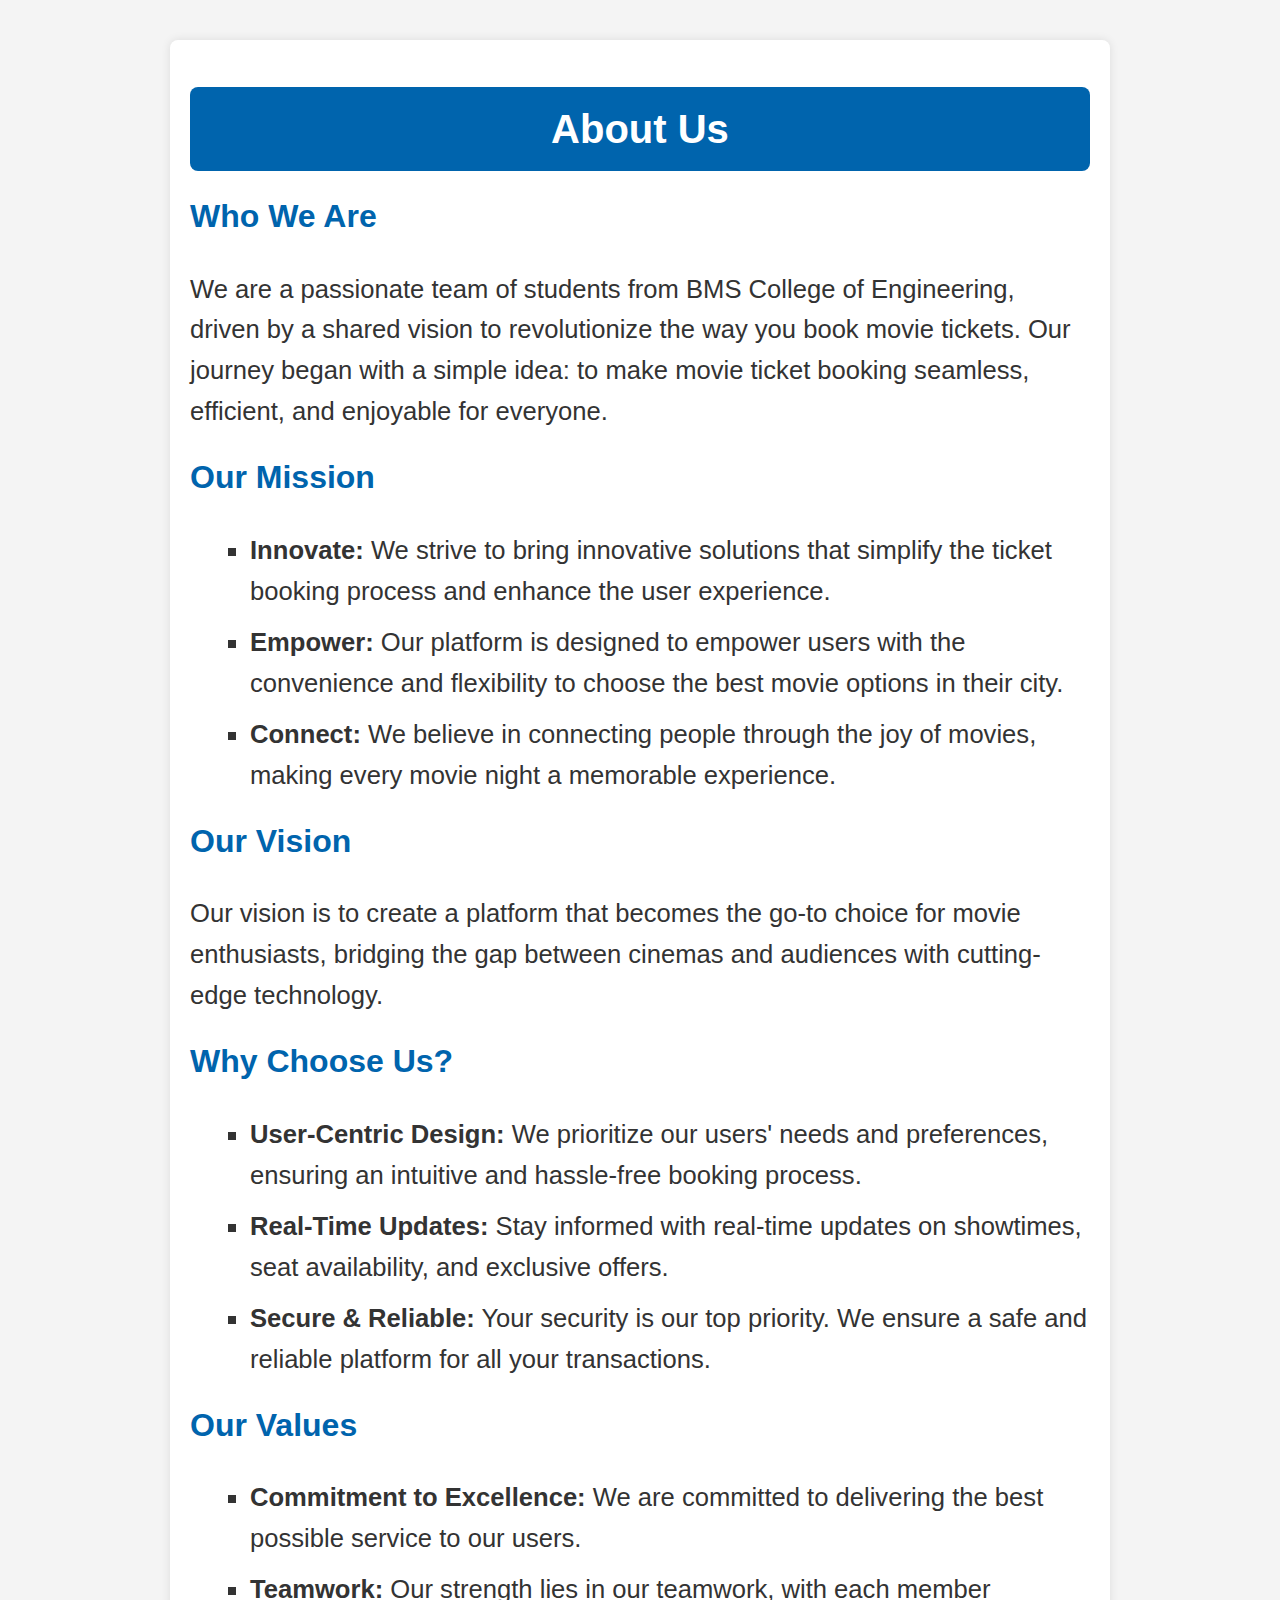
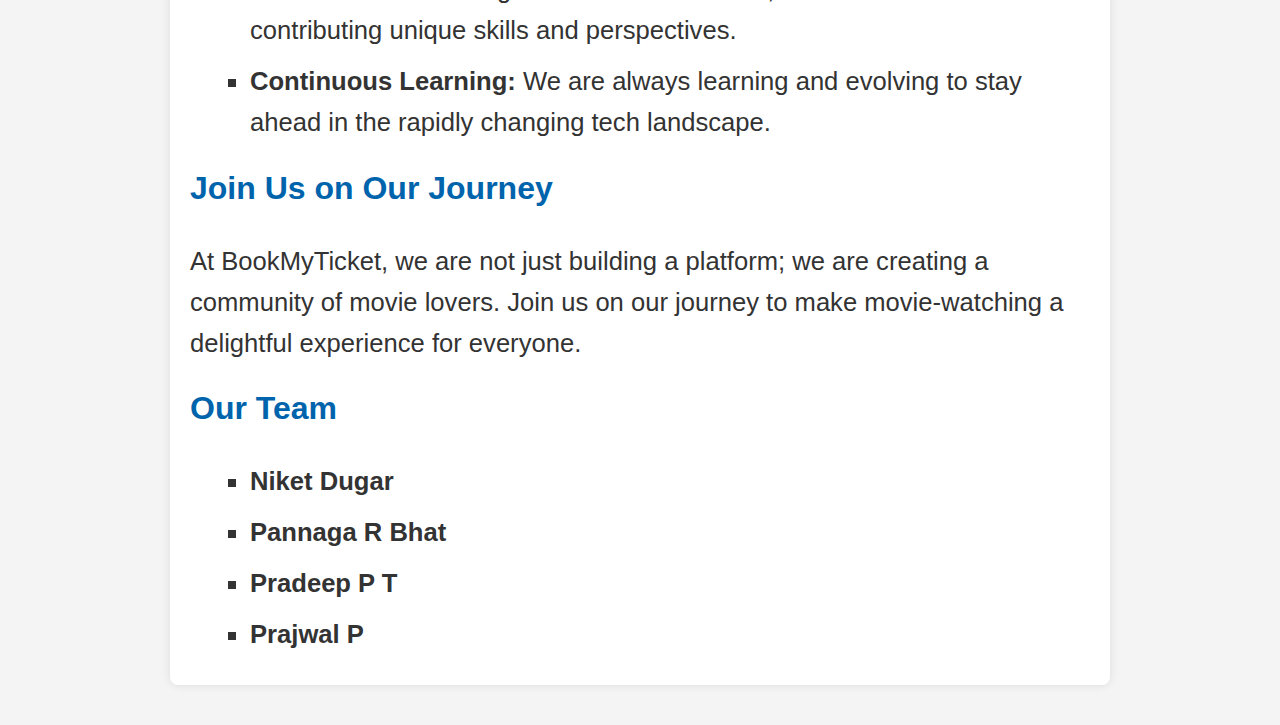
<file: BookMyTicket/pages/home/about.html>
<!DOCTYPE html>
<html lang="en">

<head>
    <meta charset="UTF-8">
    <meta name="viewport" content="width=device-width, initial-scale=1.0">
    <title>About Us - BookMyTicket Team</title>
    <link rel="stylesheet" href="about.css">
</head>

<body>

    <section class="about-us">
        <div class="heading">
            <h1>About Us</h1>
        </div>
        <div class="content">
            <h2>Who We Are</h2>
            <p>We are a passionate team of students from BMS College of Engineering, driven by a shared vision to revolutionize the way you book movie tickets. Our journey began with a simple idea: to make movie ticket booking seamless, efficient, and enjoyable for everyone.</p>

            <h2>Our Mission</h2>
            <ul>
                <li><strong>Innovate:</strong> We strive to bring innovative solutions that simplify the ticket booking process and enhance the user experience.</li>
                <li><strong>Empower:</strong> Our platform is designed to empower users with the convenience and flexibility to choose the best movie options in their city.</li>
                <li><strong>Connect:</strong> We believe in connecting people through the joy of movies, making every movie night a memorable experience.</li>
            </ul>

            <h2>Our Vision</h2>
            <p>Our vision is to create a platform that becomes the go-to choice for movie enthusiasts, bridging the gap between cinemas and audiences with cutting-edge technology.</p>

            <h2>Why Choose Us?</h2>
            <ul>
                <li><strong>User-Centric Design:</strong> We prioritize our users' needs and preferences, ensuring an intuitive and hassle-free booking process.</li>
                <li><strong>Real-Time Updates:</strong> Stay informed with real-time updates on showtimes, seat availability, and exclusive offers.</li>
                <li><strong>Secure & Reliable:</strong> Your security is our top priority. We ensure a safe and reliable platform for all your transactions.</li>
            </ul>

            <h2>Our Values</h2>
            <ul>
                <li><strong>Commitment to Excellence:</strong> We are committed to delivering the best possible service to our users.</li>
                <li><strong>Teamwork:</strong> Our strength lies in our teamwork, with each member contributing unique skills and perspectives.</li>
                <li><strong>Continuous Learning:</strong> We are always learning and evolving to stay ahead in the rapidly changing tech landscape.</li>
            </ul>

            <h2>Join Us on Our Journey</h2>
            <p>At BookMyTicket, we are not just building a platform; we are creating a community of movie lovers. Join us on our journey to make movie-watching a delightful experience for everyone.</p>

            <h2>Our Team</h2>
            <ul>
                <li><strong>Niket Dugar</strong></li>
                <li><strong>Pannaga R Bhat</strong></li>
                <li><strong>Pradeep P T</strong></li>
                <li><strong>Prajwal P</strong></li>
            </ul>
            
        </div>
    <!-- <button id="back"> Go Back </button> -->
    </section>

    <!-- <script>
        document.getElementById("back").addEventListener("click", ()=>{
            window.location.href = "home.html";
        });
    </script> -->
        
</body>

</html>
</file>
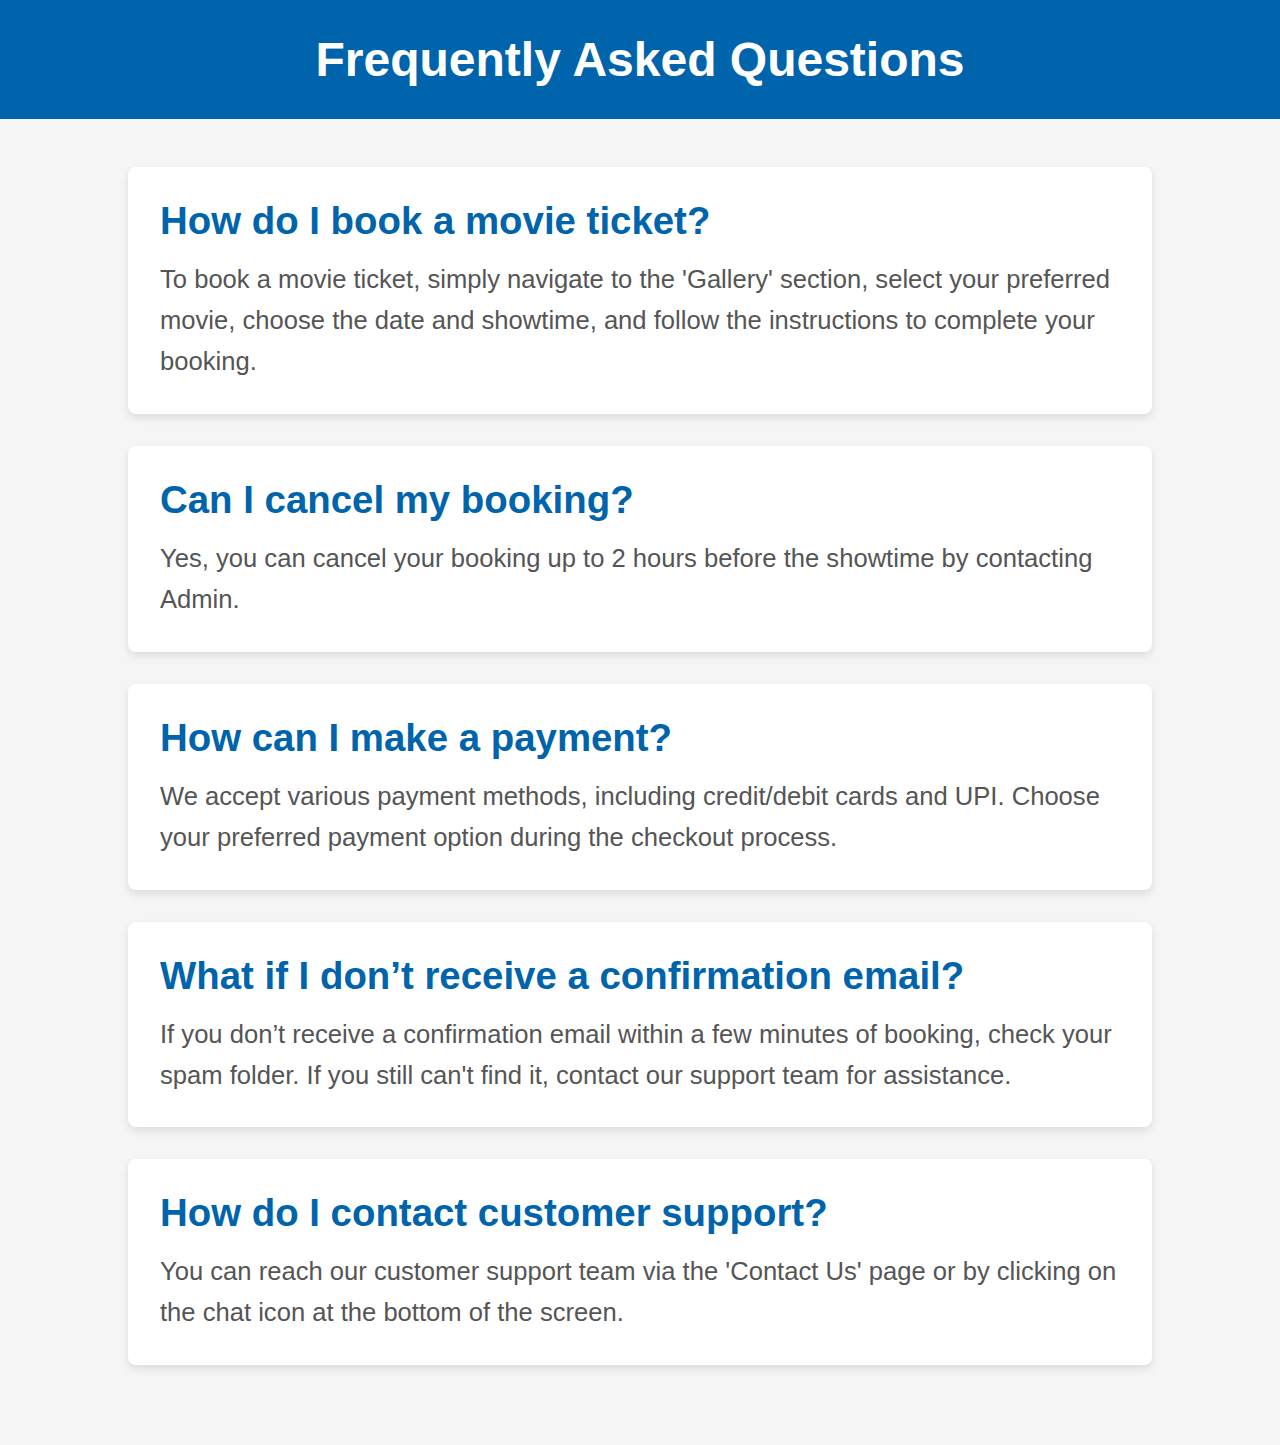
<file: BookMyTicket/pages/home/faq.html>
<!DOCTYPE html>
<html lang="en">
<head>
    <meta charset="UTF-8">
    <meta name="viewport" content="width=device-width, initial-scale=1.0">
    <title>FAQs - BookMyTicket</title>
    <link rel="stylesheet" href="faq.css">
</head>
<body>
    <header>
        <h1 class="faq-heading">Frequently Asked Questions</h1>
    </header>
    <section class="faq-section">
        <div class="faq-container">
            <div class="faq-item">
                <h2>How do I book a movie ticket?</h2>
                <p>To book a movie ticket, simply navigate to the 'Gallery' section, select your preferred movie, choose the date and showtime, and follow the instructions to complete your booking.</p>
            </div>
            <div class="faq-item">
                <h2>Can I cancel my booking?</h2>
                <p>Yes, you can cancel your booking up to 2 hours before the showtime by contacting Admin.</p>
            </div>
            <div class="faq-item">
                <h2>How can I make a payment?</h2>
                <p>We accept various payment methods, including credit/debit cards and UPI. Choose your preferred payment option during the checkout process.</p>
            </div>
            <div class="faq-item">
                <h2>What if I don’t receive a confirmation email?</h2>
                <p>If you don’t receive a confirmation email within a few minutes of booking, check your spam folder. If you still can't find it, contact our support team for assistance.</p>
            </div>
            <div class="faq-item">
                <h2>How do I contact customer support?</h2>
                <p>You can reach our customer support team via the 'Contact Us' page or by clicking on the chat icon at the bottom of the screen.</p>
            </div>
        </div>
    </section>
</body>
</html>
</file>
<file: BookMyTicket/pages/home/about.css>
body {
    font-family: 'Arial', sans-serif;
    line-height: 1.6;
    margin: 0;
    padding: 0;
    background-color: #f4f4f4;
}

.about-us {
    max-width: 900px;
    margin: 40px auto;
    padding: 20px;
    background-color: #ffffff;
    box-shadow: 0 0 10px rgba(0, 0, 0, 0.1);
    border-radius: 8px;
}

.heading h1 {
    text-align: center;
    background-color: #0064AD;
    color: #ffffff;
    padding: 10px;
    margin-bottom: 20px;
    border-radius: 8px;
    font-size: 2.5rem;
}

.content h2 {
    color: #0064AD;
    margin-top: 20px;
    font-size: 2rem;
}

.content p, .content ul {
    color: #333333;
    margin: 10px 0;
    font-size: 1.6rem;
}

.content ul {
    list-style-type: square;
    margin-left: 20px;
}

.content ul li {
    margin-bottom: 10px;
}


#back{
    color: #ffffff;
    background-color: #0064AD;
}
</file>
<file: BookMyTicket/pages/home/faq.css>
* {
    margin: 0;
    padding: 0;
    box-sizing: border-box;
    font-family: 'Nunito', sans-serif;
}

body {
    background-color: #f5f5f5;
    color: #333;
    font-size: 1.6rem;
}

header {
    background-color: #0064AD;
    padding: 2rem;
    text-align: center;
}

.faq-heading {
    color: #fff;
    font-size: 3rem;
}

.faq-section {
    padding: 3rem 10%;
}

.faq-container {
    max-width: 1200px;
    margin: 0 auto;
}

.faq-item {
    background-color: #fff;
    margin-bottom: 2rem;
    padding: 2rem;
    border-radius: 8px;
    box-shadow: 0 4px 8px rgba(0, 0, 0, 0.1);
}

.faq-item h2 {
    font-size: 2.4rem;
    color: #0064AD;
    margin-bottom: 1rem;
}

.faq-item p {
    font-size: 1.6rem;
    color: #555;
    line-height: 1.6;
}

@media (max-width: 768px) {
    .faq-section {
        padding: 2rem 5%;
    }

    .faq-heading {
        font-size: 2.5rem;
    }

    .faq-item h2 {
        font-size: 2rem;
    }

    .faq-item p {
        font-size: 1.4rem;
    }
}
</file>
